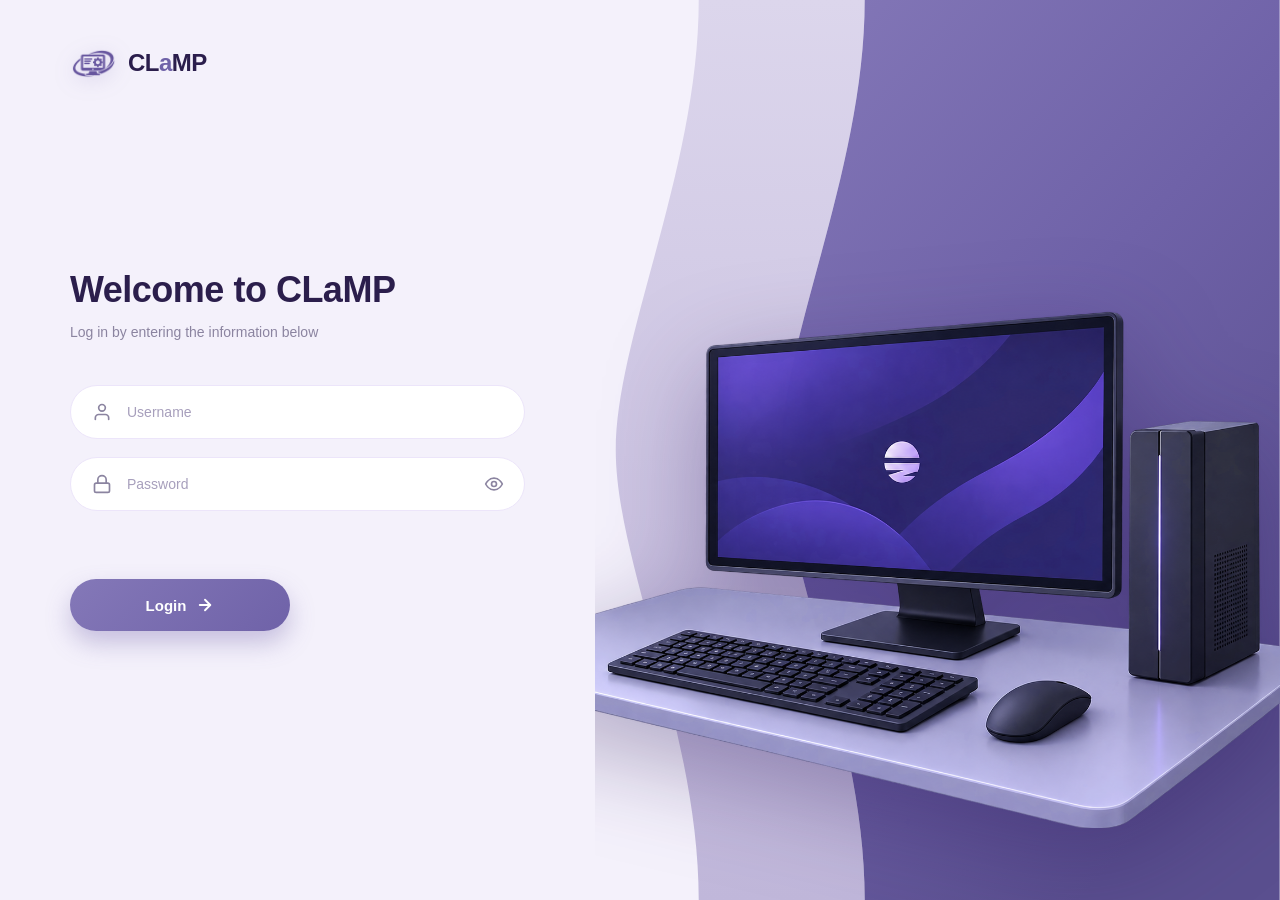
<file: templates/index.html>
<!DOCTYPE html>
<html>
<head>
    <title>CLaMP — Login</title>

    <style>

        * {
            box-sizing: border-box;
            margin: 0;
            padding: 0;
        }


        body {
            min-height: 100vh;
            margin: 0;
            padding: 0;

            background-color: #F4F1FB;

            font-family: 'Segoe UI', Tahoma, Geneva, Verdana, sans-serif;
        }


        .login-card {
            width: 100vw;
            height: 100vh;

            background-color: #F4F1FB;

            border-radius: 0;

            position: relative;
            overflow: hidden;

            display: grid;
            grid-template-columns: 1fr 1.15fr;

            box-shadow: none;
        }


        /* =========================
           BRAND
        ========================== */

        .brand {
            display: flex;
            align-items: center;
            gap: 12px;

            position: absolute;
            top: 40px;
            left: 70px;

            z-index: 10;
        }

        .brand-logo {
            width: 46px;
            height: 46px;

            object-fit: contain;

            filter: drop-shadow(0 4px 10px rgba(111, 98, 168, 0.25));
        }

        .brand-name {
            font-size: 24px;
            font-weight: 700;
            letter-spacing: -0.5px;

            color: #2B1E4C;
        }

        .brand-name .highlight {
            color: #6F62A8;
        }


        /* =========================
           LEFT SIDE
        ========================== */

        .login-left {
            padding: 75px 70px;

            display: flex;
            flex-direction: column;
            justify-content: center;

            position: relative;
            z-index: 5;
        }


        .login-left h1 {
            font-size: 36px;
            font-weight: 700;

            color: #2B1E4C;

            margin-bottom: 12px;
            line-height: 1.15;

            letter-spacing: -0.5px;
        }


        .login-left .subtitle {
            font-size: 14px;

            color: #8B84A0;

            margin-bottom: 42px;

            line-height: 1.5;
        }


        /* =========================
           INPUT GROUP
        ========================== */

        .input-group {
            position: relative;
            width: 100%;

            margin-bottom: 18px;
        }


        .input-icon {
            position: absolute;

            left: 22px;
            top: 50%;

            transform: translateY(-50%);

            width: 20px;
            height: 20px;

            color: #8B84A0;

            pointer-events: none;

            z-index: 2;
        }


        .input-group input {
            width: 100%;

            padding: 18px 22px 18px 56px;

            background-color: #FFFFFF;

            border: 1.5px solid #ECE5FA;

            border-radius: 50px;

            font-size: 14px;

            color: #2B1E4C;

            outline: none;

            transition:
                border-color 0.2s,
                box-shadow 0.2s,
                background-color 0.2s;
        }


        .input-group input::placeholder {
            color: #A79FBC;
        }


        .input-group input:focus {
            background-color: #FFFFFF;

            border-color: #6F62A8;

            box-shadow:
                0 0 0 4px rgba(111, 98, 168, 0.15);
        }


        /* PASSWORD TOGGLE */

        .toggle-password {
            position: absolute;

            right: 10px;
            top: 50%;

            transform: translateY(-50%);

            width: 42px;
            height: 42px;

            background: transparent;
            border: none;

            color: #8B84A0;

            cursor: pointer;

            display: flex;
            justify-content: center;
            align-items: center;

            border-radius: 50%;

            z-index: 2;

            transition: 0.2s;
        }


        .toggle-password:hover {
            color: #6F62A8;
            background-color: #F4F1FB;
        }


        .eye-icon {
            width: 20px;
            height: 20px;

            fill: none;
            stroke: currentColor;
            stroke-width: 2;    
            stroke-linecap: round;
            stroke-linejoin: round;
            transition: transform 0.2s ease, color 0.2s ease;
        }


        /* =========================
           ERROR / SUCCESS
        ========================== */

        .input-error {
            border-color: #ff3333 !important;
            background-color: #FFF5F5 !important;

            box-shadow:
                0 0 0 4px rgba(255, 51, 51, 0.10) !important;

            animation: shake 0.35s ease;
        }


        .input-valid {
            border-color: #00c853 !important;
            background-color: #F5FFF9 !important;

            box-shadow:
                0 0 0 4px rgba(0, 200, 83, 0.10) !important;
        }


        @keyframes shake {

            0%   { transform: translateX(0); }
            20%  { transform: translateX(-6px); }
            40%  { transform: translateX(6px); }
            60%  { transform: translateX(-6px); }
            80%  { transform: translateX(6px); }
            100% { transform: translateX(0); }
        }


        /* =========================
           LOGIN BUTTON
        ========================== */

        .login-button {
            width: 220px;

            padding: 17px 24px;

            margin-top: 16px;

            background: linear-gradient(135deg, #8478B8 0%, #6F62A8 100%);

            color: #FFFFFF;

            border: none;
            border-radius: 50px;

            font-size: 15px;
            font-weight: 600;

            cursor: pointer;

            display: flex;
            justify-content: center;
            align-items: center;
            gap: 10px;

            transition: 0.25s;

            box-shadow:
                0 12px 25px rgba(111, 98, 168, 0.35);
        }


        .login-button:hover {
            background: linear-gradient(135deg, #6F62A8 0%, #5A4F8F 100%);

            transform: translateY(-2px);

            box-shadow:
                0 16px 30px rgba(111, 98, 168, 0.45);
        }


        .login-button:active {
            transform: translateY(0);
        }


        .login-button svg {
            width: 18px;
            height: 18px;

            fill: none;
            stroke: currentColor;
            stroke-width: 2.5;
            stroke-linecap: round;
            stroke-linejoin: round;
        }


        /* =========================
           LOGIN MESSAGE
        ========================== */

        .login-message {
            margin-top: 16px;

            font-size: 13px;

            min-height: 18px;

            color: #ff3333;

            opacity: 0;

            transition: 0.2s;
        }


        .login-message.show {
            opacity: 1;
        }


        /* =========================
           RIGHT SIDE
        ========================== */

        .login-right {
            position: relative;

            overflow: hidden;
        }


        .login-right .curve-svg {
            position: absolute;

            top: 0;
            left: 0;

            width: 100%;
            height: 100%;

            z-index: 1;
        }


        .login-right .pc-image {
            position: absolute;

            right: -5%;
            bottom: 8%;

            width: 130%;
            max-width: 850px;

            z-index: 2;

            filter:
                drop-shadow(0 30px 50px rgba(40, 20, 90, 0.35));
        }


        /* =========================
           ENTRANCE ANIMATIONS
        ========================== */

        @keyframes slideInLeft {
            from {
                opacity: 0;
                transform: translateX(-30px);
            }
            to {
                opacity: 1;
                transform: translateX(0);
            }
        }

        @keyframes slideUp {
            from {
                opacity: 0;
                transform: translateY(20px);
            }
            to {
                opacity: 1;
                transform: translateY(0);
            }
        }

        @keyframes slideInRight {
            from {
                opacity: 0;
                transform: translateX(60px);
            }
            to {
                opacity: 1;
                transform: translateX(0);
            }
        }

        @keyframes fadeIn {
            from { opacity: 0; }
            to   { opacity: 1; }
        }

        @keyframes fadeUpPC {
            from {
                opacity: 0;
                transform: translateY(40px);
            }
            to {
                opacity: 1;
                transform: translateY(0);
            }
        }

        /* --- Apply animations --- */

        .brand {
            animation: slideInLeft 0.6s cubic-bezier(0.22, 1, 0.36, 1) 0.05s both;
        }

        .login-left h1 {
            animation: slideUp 0.65s cubic-bezier(0.22, 1, 0.36, 1) 0.15s both;
        }

        .login-left .subtitle {
            animation: slideUp 0.65s cubic-bezier(0.22, 1, 0.36, 1) 0.25s both;
        }

        .login-left .input-username {
            animation: slideUp 0.65s cubic-bezier(0.22, 1, 0.36, 1) 0.35s both;
        }

        .login-left .input-password {
            animation: slideUp 0.65s cubic-bezier(0.22, 1, 0.36, 1) 0.45s both;
        }

        .login-left .input-password .toggle-password {
            animation: fadeIn 0.5s ease 0.7s both;
        }

        .login-left .login-message {
            animation: fadeIn 0.5s ease 0.55s both;
        }

        .login-left .login-button {
            animation: slideUp 0.65s cubic-bezier(0.22, 1, 0.36, 1) 0.6s both;
        }

        .login-right {
            animation: slideInRight 0.9s cubic-bezier(0.22, 1, 0.36, 1) 0.1s both;
        }

        .login-right .pc-image {
            animation: fadeUpPC 1s cubic-bezier(0.22, 1, 0.36, 1) 0.35s both;
        }


        /* =========================
           RESPONSIVE
        ========================== */

        @media (max-width: 950px) {

            .login-card {
                grid-template-columns: 1fr;
            }


            .login-right {
                display: none;
            }


            .login-left {
                padding: 55px 40px;
            }

            .brand {
                top: 25px;
                left: 30px;
            }

        }


        @media (max-width: 500px) {

            .login-left { padding: 40px 25px; }

            .login-left h1 { font-size: 26px; }

            .login-button { width: 100%; }

            .brand-logo { width: 38px; height: 38px; }

            .brand-name { font-size: 20px; }

        }

    </style>
</head>


<body>


    <div class="login-card">


        <div class="login-left">

            <!-- BRAND -->

            <div class="brand">

                <img
                    src="/static/clamp-logo.png"
                    alt="CLaMP"
                    class="brand-logo"
                >

                <span class="brand-name">
                    CL<span class="highlight">a</span>MP
                </span>

            </div>


            <h1>
                Welcome to CLaMP
            </h1>

            <p class="subtitle">
                Log in by entering the information below
            </p>


            <!-- USERNAME -->

            <div class="input-group input-username">

                <svg
                    class="input-icon"
                    viewBox="0 0 24 24"
                    fill="none"
                    stroke="currentColor"
                    stroke-width="2"
                    stroke-linecap="round"
                    stroke-linejoin="round"
                >
                    <path d="M20 21v-2a4 4 0 0 0-4-4H8a4 4 0 0 0-4 4v2"></path>
                    <circle cx="12" cy="7" r="4"></circle>
                </svg>


                <input
                    type="text"
                    id="username"
                    placeholder="Username"
                >

            </div>


            <!-- PASSWORD -->

            <div class="input-group input-password">

                <svg
                    class="input-icon"
                    viewBox="0 0 24 24"
                    fill="none"
                    stroke="currentColor"
                    stroke-width="2"
                    stroke-linecap="round"
                    stroke-linejoin="round"
                >
                    <rect x="3" y="11" width="18" height="11" rx="2" ry="2"></rect>
                    <path d="M7 11V7a5 5 0 0 1 10 0v4"></path>
                </svg>


                <input
                    type="password"
                    id="password"
                    placeholder="Password"
                >


                <button
                    type="button"
                    class="toggle-password"
                    id="togglePassword"
                    aria-label="Show password"
                >

                    <svg
                        class="eye-icon"
                        id="eyeIcon"
                        viewBox="0 0 24 24"
                    >
                        <!-- OPEN EYE (Default) -->
                        <g id="eyeOpen">
                            <path d="M2 12s3.5-7 10-7 10 7 10 7-3.5 7-10 7S2 12 2 12z"></path>
                            <circle cx="12" cy="12" r="3"></circle>
                        </g>
                        
                        <!-- CLOSED EYE (Hidden by default) -->
                        <g id="eyeClosed" style="display: none;">
                            <path d="M17.94 17.94A10.07 10.07 0 0 1 12 20c-7 0-11-8-11-8a18.45 18.45 0 0 1 5.06-5.94M9.9 4.24A9.12 9.12 0 0 1 12 4c7 0 11 8 11 8a18.5 18.5 0 0 1-2.16 3.19m-6.72-1.07a3 3 0 1 1-4.24-4.24"></path>
                            <line x1="1" y1="1" x2="23" y2="23"></line>
                        </g>
                    </svg>

                </button>

            </div>


            <div
                id="loginMessage"
                class="login-message"
            >
            </div>


            <button
                class="login-button"
                onclick="loginUser()"
            >

                Login

                <svg viewBox="0 0 24 24">
                    <line x1="5" y1="12" x2="19" y2="12"></line>
                    <polyline points="12 5 19 12 12 19"></polyline>
                </svg>

            </button>

        </div>


        <div class="login-right">

            <svg
                class="curve-svg"
                viewBox="0 0 660 640"
                preserveAspectRatio="none"
                xmlns="http://www.w3.org/2000/svg"
            >

                <defs>

                    <linearGradient
                        id="purpleGrad"
                        x1="0%"
                        y1="0%"
                        x2="60%"
                        y2="100%"
                    >

                        <stop offset="0%"   stop-color="#8478B8" />
                        <stop offset="50%"  stop-color="#6F62A8" />
                        <stop offset="100%" stop-color="#5A4F8F" />

                    </linearGradient>


                    <linearGradient
                        id="lavenderGrad"
                        x1="0%"
                        y1="0%"
                        x2="0%"
                        y2="100%"
                    >

                        <stop offset="0%"   stop-color="#DCD6EC" />
                        <stop offset="50%"  stop-color="#CEC6E3" />
                        <stop offset="100%" stop-color="#C0B7DA" />

                    </linearGradient>

                </defs>


                <path
                    d="M 100,0
                       C 100,120 20,240 20,320
                       C 20,400 100,520 100,640
                       L 260,640
                       C 260,520 180,400 180,320
                       C 180,240 260,120 260,0
                       Z"
                    fill="url(#lavenderGrad)"
                />


                <path
                    d="M 260,0
                       C 260,120 180,240 180,320
                       C 180,400 260,520 260,640
                       L 660,640
                       L 660,0
                       Z"
                    fill="url(#purpleGrad)"
                />

            </svg>


            <img
                src="/static/pc-setup.png"
                alt=""
                class="pc-image"
            >

        </div>


    </div>



    <script>

        const username = document.getElementById("username");
        const password = document.getElementById("password");
        const loginMessage = document.getElementById("loginMessage");
        const togglePassword = document.getElementById("togglePassword");


        const eyeOpen = document.getElementById("eyeOpen");
        const eyeClosed = document.getElementById("eyeClosed");

        togglePassword.addEventListener("click", function () {

            if (password.type === "password") {

                /* SHOW PASSWORD */
                password.type = "text";
                togglePassword.setAttribute("aria-label", "Hide password");

                /* Swap Icons */
                eyeOpen.style.display = "none";
                eyeClosed.style.display = "block";

            } else {

                /* HIDE PASSWORD */
                password.type = "password";
                togglePassword.setAttribute("aria-label", "Show password");

                /* Swap Icons */
                eyeOpen.style.display = "block";
                eyeClosed.style.display = "none";

            }

        });


        username.addEventListener("input", function () {

            if (username.value.trim() !== "") {

                username.classList.remove("input-error");
                username.classList.remove("input-valid");

            } else {

                username.classList.remove("input-valid");

            }

            loginMessage.classList.remove("show");

        });


        password.addEventListener("input", function () {

            if (password.value !== "") {

                password.classList.remove("input-error");
                password.classList.remove("input-valid");

            } else {

                password.classList.remove("input-valid");

            }

            loginMessage.classList.remove("show");

        });


        async function loginUser() {

            let valid = true;


            if (username.value.trim() === "") {

                username.classList.remove("input-valid");
                username.classList.add("input-error");

                valid = false;

            } else {

                username.classList.remove("input-error");
                username.classList.remove("input-valid");

            }


            if (password.value === "") {

                password.classList.remove("input-valid");
                password.classList.add("input-error");

                valid = false;

            } else {

                password.classList.remove("input-error");
                password.classList.remove("input-valid");

            }


            if (!valid) {

                loginMessage.innerText = "Please fill in all fields.";
                loginMessage.classList.add("show");

                return;

            }


            try {

                const response = await fetch("/login", {

                    method: "POST",

                    headers: { "Content-Type": "application/json" },

                    body: JSON.stringify({
                        username: username.value.trim(),
                        password: password.value
                    })

                });


                const result = await response.json();


                if (result.success) {

                    username.classList.remove("input-error");
                    username.classList.add("input-valid");

                    password.classList.remove("input-error");
                    password.classList.add("input-valid");

                    window.location.href = "/dashboard";

                } else {

                    username.classList.remove("input-valid");
                    username.classList.add("input-error");

                    password.classList.remove("input-valid");
                    password.classList.add("input-error");

                    loginMessage.innerText = "Invalid username or password.";
                    loginMessage.classList.add("show");

                }

            }

            catch (error) {

                console.error(error);

                username.classList.remove("input-valid");
                password.classList.remove("input-valid");

                username.classList.add("input-error");
                password.classList.add("input-error");

                loginMessage.innerText = "Something went wrong. Please try again.";
                loginMessage.classList.add("show");

            }

        }

    </script>

</body>
</html>
</file>
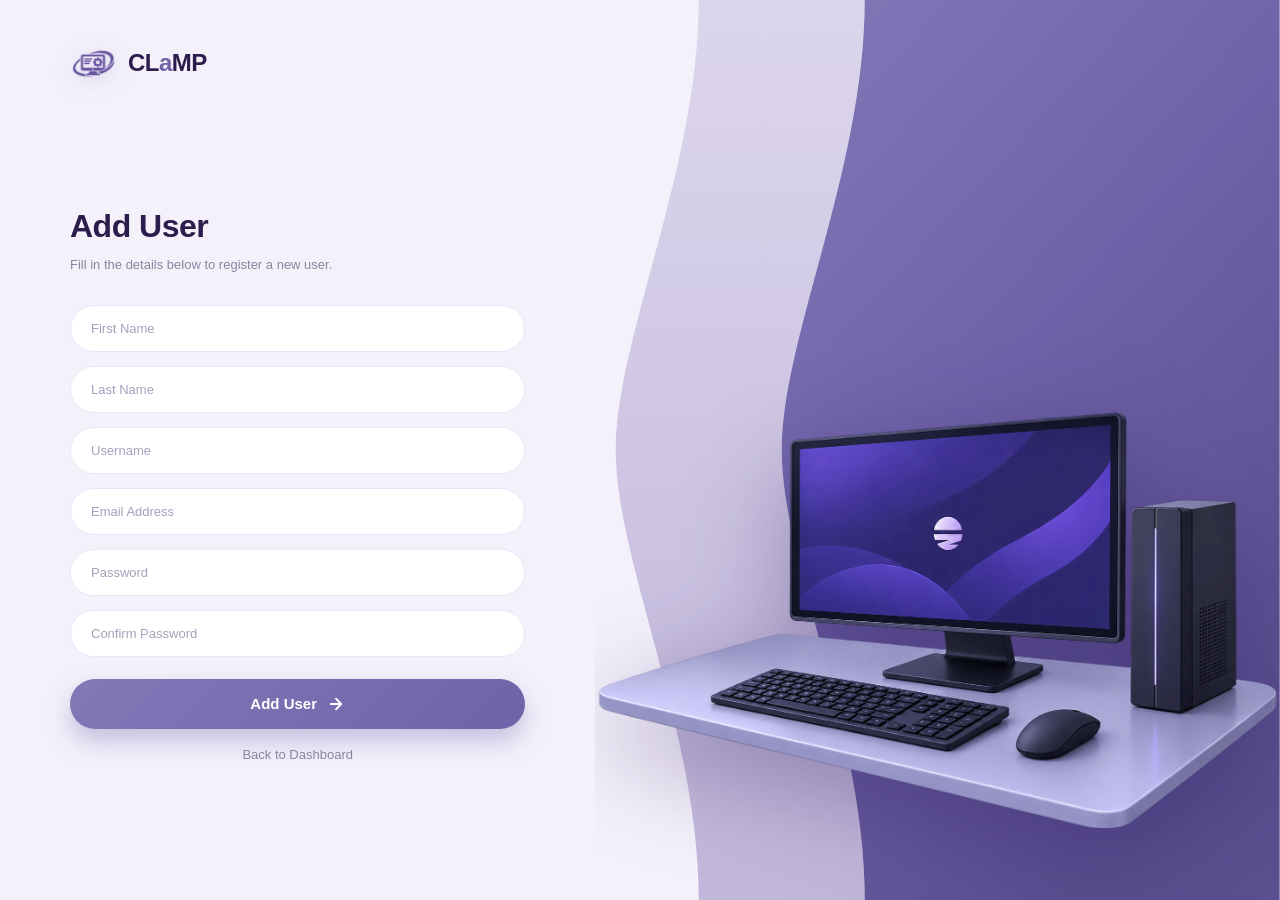
<file: templates/create.html>
<!DOCTYPE html>
<html>
<head>
    <title>CLaMP — Create Account</title>

    <style>

        * {
            box-sizing: border-box;
            margin: 0;
            padding: 0;
        }


        body {
            min-height: 100vh;
            margin: 0;
            padding: 0;

            background-color: #F4F1FB;

            font-family: 'Segoe UI', Tahoma, Geneva, Verdana, sans-serif;
        }


        .create-card {
            width: 100vw;
            height: 100vh;

            background-color: #F4F1FB;

            position: relative;
            overflow: hidden;

            display: grid;
            grid-template-columns: 1fr 1.15fr;

            box-shadow: none;
        }


        /* =========================
           BRAND
        ========================== */

        .brand {
            display: flex;
            align-items: center;
            gap: 12px;

            position: absolute;
            top: 40px;
            left: 70px;

            z-index: 10;
        }

        .brand-logo {
            width: 46px;
            height: 46px;

            object-fit: contain;

            filter: drop-shadow(0 4px 10px rgba(111, 98, 168, 0.25));
        }

        .brand-name {
            font-size: 24px;
            font-weight: 700;
            letter-spacing: -0.5px;

            color: #2B1E4C;
        }

        .brand-name .highlight {
            color: #6F62A8;
        }


        /* =========================
           LEFT SIDE — FORM
        ========================== */

        .create-left {
            padding: 130px 70px 60px;

            display: flex;
            flex-direction: column;
            justify-content: center;

            position: relative;
            z-index: 5;

            overflow-y: auto;

            scrollbar-width: none;
            -ms-overflow-style: none;
        }

        .create-left::-webkit-scrollbar {
            display: none;
        }


        .create-left h1 {
            font-size: 32px;
            font-weight: 700;

            color: #2B1E4C;

            margin-bottom: 10px;
            line-height: 1.15;

            letter-spacing: -0.5px;
        }


        .create-left .subtitle {
            font-size: 13px;

            color: #8B84A0;

            margin-bottom: 30px;

            line-height: 1.5;
        }


        /* =========================
           INPUT GROUP
        ========================== */

        .input-group {
            position: relative;
            width: 100%;

            margin-bottom: 14px;
        }


        .input-group input {
            width: 100%;

            padding: 15px 20px;

            background-color: #FFFFFF;

            border: 1.5px solid #ECE5FA;

            border-radius: 50px;

            font-size: 13px;

            color: #2B1E4C;

            outline: none;

            transition:
                border-color 0.2s,
                box-shadow 0.2s,
                background-color 0.2s;
        }


        .input-group input::placeholder {
            color: #A79FBC;
        }


        .input-group input:focus {
            border-color: #6F62A8;

            box-shadow:
                0 0 0 4px rgba(111, 98, 168, 0.15);
        }


        /* =========================
           INPUT STATES
        ========================== */

        .input-valid {
            border-color: #00c853 !important;
            background-color: #F5FFF9 !important;

            box-shadow:
                0 0 0 4px rgba(0, 200, 83, 0.10) !important;
        }


        .input-error {
            border-color: #ff3333 !important;
            background-color: #FFF5F5 !important;

            box-shadow:
                0 0 0 4px rgba(255, 51, 51, 0.10) !important;

            animation: shake 0.35s ease;
        }


        @keyframes shake {
            0%   { transform: translateX(0); }
            20%  { transform: translateX(-6px); }
            40%  { transform: translateX(6px); }
            60%  { transform: translateX(-6px); }
            80%  { transform: translateX(6px); }
            100% { transform: translateX(0); }
        }


        /* =========================
           PASSWORD REQUIREMENTS
        ========================== */

        .requirements {
            width: 100%;

            margin-top: 4px;
            margin-bottom: 14px;

            padding-left: 20px;

            font-size: 12px;

            display: none;
        }


        .requirements.show {
            display: block;
        }


        .requirement {
            margin: 4px 0;

            transition: 0.3s;
        }


        .requirement.invalid {
            color: #ff3333;
        }


        .requirement.valid {
            color: #00aa44;
        }


        /* =========================
           CREATE BUTTON
        ========================== */

        .create-button {
            width: 100%;

            padding: 16px;

            margin-top: 8px;

            background: linear-gradient(135deg, #8478B8 0%, #6F62A8 100%);

            color: #FFFFFF;

            border: none;
            border-radius: 50px;

            font-size: 15px;
            font-weight: 600;

            cursor: pointer;

            display: flex;
            justify-content: center;
            align-items: center;
            gap: 10px;

            transition: 0.25s;

            box-shadow:
                0 12px 25px rgba(111, 98, 168, 0.35);
        }


        .create-button:hover {
            background: linear-gradient(135deg, #6F62A8 0%, #5A4F8F 100%);

            transform: translateY(-2px);

            box-shadow:
                0 16px 30px rgba(111, 98, 168, 0.45);
        }


        .create-button:active {
            transform: translateY(0);
        }


        .create-button svg {
            width: 18px;
            height: 18px;

            fill: none;
            stroke: currentColor;
            stroke-width: 2.5;
            stroke-linecap: round;
            stroke-linejoin: round;
        }


        /* =========================
           BACK LINK
        ========================== */

        .back-button {
            display: block;

            text-align: center;

            margin-top: 18px;

            color: #8B84A0;

            text-decoration: none;

            font-size: 13px;

            transition: 0.2s;
        }


        .back-button:hover {
            color: #6F62A8;
        }


        /* =========================
           RIGHT SIDE — SVG + PC
        ========================== */

        .create-right {
            position: relative;

            overflow: hidden;
        }


        .create-right .curve-svg {
            position: absolute;

            top: 0;
            left: 0;

            width: 100%;
            height: 100%;

            z-index: 1;
        }


        .create-right .pc-image {
            position: absolute;

            right: 0%;
            bottom: 8%;

            width: 100%;
            max-width: 720px;

            z-index: 2;

            filter:
                drop-shadow(0 30px 50px rgba(40, 20, 90, 0.35));
        }


        /* =========================
           SUCCESS POPUP
        ========================== */

        .success-popup {
            position: fixed;

            top: 50%;
            left: 50%;

            transform: translate(-50%, -50%) scale(0.7);

            background: #FFFFFF;

            border: 2px solid #6F62A8;

            border-radius: 20px;

            width: 340px;

            padding: 32px;

            text-align: center;

            color: #2B1E4C;

            box-shadow:
                0 0 20px rgba(111, 98, 168, 0.5),
                0 0 50px rgba(111, 98, 168, 0.25);

            opacity: 0;

            visibility: hidden;

            z-index: 9999;
        }


        .success-popup.show {
            visibility: visible;

            animation:
                popupShow 0.5s ease forwards;
        }


        .success-icon {
            width: 70px;
            height: 70px;

            margin: 0 auto 15px;

            display: flex;
            justify-content: center;
            align-items: center;

            border: 3px solid #6F62A8;
            border-radius: 50%;

            color: #6F62A8;

            font-size: 40px;
            font-weight: bold;

            box-shadow:
                0 0 15px rgba(111, 98, 168, 0.5),
                inset 0 0 10px rgba(111, 98, 168, 0.15);
        }


        .success-popup h2 {
            margin: 5px 0;

            color: #6F62A8;
        }


        .success-popup p {
            margin-top: 10px;

            color: #777080;

            font-size: 13px;
        }


        @keyframes popupShow {
            0% {
                opacity: 0;
                transform: translate(-50%, -50%) scale(0.6);
            }
            70% {
                opacity: 1;
                transform: translate(-50%, -50%) scale(1.05);
            }
            100% {
                opacity: 1;
                transform: translate(-50%, -50%) scale(1);
            }
        }


        /* =========================
           ENTRANCE ANIMATIONS
        ========================== */

        @keyframes slideInLeft {
            from {
                opacity: 0;
                transform: translateX(-30px);
            }
            to {
                opacity: 1;
                transform: translateX(0);
            }
        }

        @keyframes slideUp {
            from {
                opacity: 0;
                transform: translateY(20px);
            }
            to {
                opacity: 1;
                transform: translateY(0);
            }
        }

        @keyframes slideInRight {
            from {
                opacity: 0;
                transform: translateX(60px);
            }
            to {
                opacity: 1;
                transform: translateX(0);
            }
        }

        @keyframes fadeUpPC {
            from {
                opacity: 0;
                transform: translateY(40px);
            }
            to {
                opacity: 1;
                transform: translateY(0);
            }
        }


        /* --- Apply animations --- */

        .brand {
            animation: slideInLeft 0.6s cubic-bezier(0.22, 1, 0.36, 1) 0.05s both;
        }

        .create-left h1 {
            animation: slideUp 0.65s cubic-bezier(0.22, 1, 0.36, 1) 0.15s both;
        }

        .create-left .subtitle {
            animation: slideUp 0.65s cubic-bezier(0.22, 1, 0.36, 1) 0.22s both;
        }

        .create-left .input-firstname {
            animation: slideUp 0.6s cubic-bezier(0.22, 1, 0.36, 1) 0.30s both;
        }

        .create-left .input-lastname {
            animation: slideUp 0.6s cubic-bezier(0.22, 1, 0.36, 1) 0.37s both;
        }

        .create-left .input-username {
            animation: slideUp 0.6s cubic-bezier(0.22, 1, 0.36, 1) 0.44s both;
        }

        .create-left .input-email {
            animation: slideUp 0.6s cubic-bezier(0.22, 1, 0.36, 1) 0.51s both;
        }

        .create-left .input-password {
            animation: slideUp 0.6s cubic-bezier(0.22, 1, 0.36, 1) 0.58s both;
        }

        .create-left .requirements {
            animation: slideUp 0.5s cubic-bezier(0.22, 1, 0.36, 1) 0.62s both;
        }

        .create-left .input-confirm {
            animation: slideUp 0.6s cubic-bezier(0.22, 1, 0.36, 1) 0.68s both;
        }

        .create-left .create-button {
            animation: slideUp 0.65s cubic-bezier(0.22, 1, 0.36, 1) 0.78s both;
        }

        .create-left .back-button {
            animation: slideUp 0.55s cubic-bezier(0.22, 1, 0.36, 1) 0.88s both;
        }

        .create-right {
            animation: slideInRight 0.9s cubic-bezier(0.22, 1, 0.36, 1) 0.1s both;
        }

        .create-right .pc-image {
            animation: fadeUpPC 1s cubic-bezier(0.22, 1, 0.36, 1) 0.35s both;
        }


        /* =========================
           RESPONSIVE
        ========================== */

        @media (max-width: 950px) {

            .create-card {
                grid-template-columns: 1fr;
            }


            .create-right {
                display: none;
            }


            .create-left {
                padding: 110px 40px 50px;
            }

            .brand {
                top: 25px;
                left: 30px;
            }

        }


        @media (max-width: 500px) {

            .create-left {
                padding: 100px 25px 40px;
            }

            .create-left h1 {
                font-size: 24px;
            }

            .brand-logo { width: 38px; height: 38px; }

            .brand-name { font-size: 20px; }

        }

    </style>
</head>


<body>


    <div class="create-card">


        <!-- =========================
             LEFT — FORM
        ========================== -->

        <div class="create-left">

            <!-- BRAND -->

            <div class="brand">

                <img
                    src="/static/clamp-logo.png"
                    alt="CLaMP"
                    class="brand-logo"
                >

                <span class="brand-name">
                    CL<span class="highlight">a</span>MP
                </span>

            </div>


            <h1>
                Add User
            </h1>

            <p class="subtitle">
                Fill in the details below to register a new user.
            </p>


            <div class="input-group input-firstname">
                <input
                    type="text"
                    id="firstname"
                    placeholder="First Name"
                >
            </div>


            <div class="input-group input-lastname">
                <input
                    type="text"
                    id="lastname"
                    placeholder="Last Name"
                >
            </div>


            <div class="input-group input-username">
                <input
                    type="text"
                    id="username"
                    placeholder="Username"
                >
            </div>


            <div class="input-group input-email">
                <input
                    type="email"
                    id="email"
                    placeholder="Email Address"
                >
            </div>


            <div class="input-group input-password">
                <input
                    type="password"
                    id="password"
                    placeholder="Password"
                >
            </div>


            <!-- PASSWORD REQUIREMENTS -->

            <div
                id="passwordRequirements"
                class="requirements"
            >

                <div
                    id="lengthRequirement"
                    class="requirement invalid"
                >
                    ✖ At least 8 characters
                </div>

                <div
                    id="specialRequirement"
                    class="requirement invalid"
                >
                    ✖ At least 1 special character (/ _ !)
                </div>

            </div>


            <div class="input-group input-confirm">
                <input
                    type="password"
                    id="confirmPassword"
                    placeholder="Confirm Password"
                >
            </div>


            <!-- CREATE BUTTON -->

            <button
                class="create-button"
                onclick="createAccount()"
            >

                Add User

                <svg viewBox="0 0 24 24">
                    <line x1="5" y1="12" x2="19" y2="12"></line>
                    <polyline points="12 5 19 12 12 19"></polyline>
                </svg>

            </button>


            <a
                href="/dashboard"
                class="back-button"
            >
                Back to Dashboard
            </a>

        </div>


        <!-- =========================
             RIGHT — SVG + PC IMAGE
        ========================== -->

        <div class="create-right">

            <svg
                class="curve-svg"
                viewBox="0 0 660 640"
                preserveAspectRatio="none"
                xmlns="http://www.w3.org/2000/svg"
            >

                <defs>

                    <linearGradient
                        id="purpleGrad"
                        x1="0%"
                        y1="0%"
                        x2="60%"
                        y2="100%"
                    >
                        <stop offset="0%"   stop-color="#8478B8" />
                        <stop offset="50%"  stop-color="#6F62A8" />
                        <stop offset="100%" stop-color="#5A4F8F" />
                    </linearGradient>

                    <linearGradient
                        id="lavenderGrad"
                        x1="0%"
                        y1="0%"
                        x2="0%"
                        y2="100%"
                    >
                        <stop offset="0%"   stop-color="#DCD6EC" />
                        <stop offset="50%"  stop-color="#CEC6E3" />
                        <stop offset="100%" stop-color="#C0B7DA" />
                    </linearGradient>

                </defs>


                <path
                    d="M 100,0
                       C 100,120 20,240 20,320
                       C 20,400 100,520 100,640
                       L 260,640
                       C 260,520 180,400 180,320
                       C 180,240 260,120 260,0
                       Z"
                    fill="url(#lavenderGrad)"
                />

                <path
                    d="M 260,0
                       C 260,120 180,240 180,320
                       C 180,400 260,520 260,640
                       L 660,640
                       L 660,0
                       Z"
                    fill="url(#purpleGrad)"
                />

            </svg>


            <img
                src="/static/pc-setup.png"
                alt=""
                class="pc-image"
            >

        </div>


    </div>



    <!-- ============================= -->
    <!-- SUCCESS POPUP -->
    <!-- ============================= -->

    <div
        id="successPopup"
        class="success-popup"
    >

        <div class="success-icon">
            ✓
        </div>

        <h2>
            Account Created!
        </h2>

        <p>
            Your account has been successfully created.
        </p>

    </div>



    <script>

        const firstname = document.getElementById("firstname");
        const lastname = document.getElementById("lastname");
        const username = document.getElementById("username");
        const email = document.getElementById("email");
        const password = document.getElementById("password");
        const confirmPassword = document.getElementById("confirmPassword");

        const passwordRequirements = document.getElementById("passwordRequirements");
        const lengthRequirement = document.getElementById("lengthRequirement");
        const specialRequirement = document.getElementById("specialRequirement");


        const savedFields = [
            "firstname",
            "lastname",
            "username",
            "email",
            "password",
            "confirmPassword"
        ];


        savedFields.forEach(function (fieldName) {

            const field = document.getElementById(fieldName);

            if (field) {

                field.addEventListener("input", function () {

                    sessionStorage.setItem(fieldName, field.value);

                });

            }

        });


        function restoreFormData() {

            savedFields.forEach(function (fieldName) {

                const field = document.getElementById(fieldName);
                const savedValue = sessionStorage.getItem(fieldName);

                if (field && savedValue !== null) {

                    field.value = savedValue;

                }

            });


            if (password.value !== "") {

                password.dispatchEvent(new Event("input"));

            }


            if (confirmPassword.value !== "") {

                checkConfirmPassword();

            }

        }


        window.addEventListener("pageshow", function () {

            restoreFormData();

        });


        password.addEventListener("input", function () {

            const value = password.value;


            if (value.length > 0) {

                passwordRequirements.classList.add("show");

            }

            else {

                passwordRequirements.classList.remove("show");

                password.classList.remove("input-valid");
                password.classList.remove("input-error");

            }


            const lengthValid = value.length >= 8;

            if (lengthValid) {

                lengthRequirement.classList.remove("invalid");
                lengthRequirement.classList.add("valid");
                lengthRequirement.innerHTML = "✔ At least 8 characters";

            }

            else {

                lengthRequirement.classList.remove("valid");
                lengthRequirement.classList.add("invalid");
                lengthRequirement.innerHTML = "✖ At least 8 characters";

            }


            const specialValid =
                value.includes("/") ||
                value.includes("_") ||
                value.includes("!");

            if (specialValid) {

                specialRequirement.classList.remove("invalid");
                specialRequirement.classList.add("valid");
                specialRequirement.innerHTML = "✔ At least 1 special character (/ _ !)";

            }

            else {

                specialRequirement.classList.remove("valid");
                specialRequirement.classList.add("invalid");
                specialRequirement.innerHTML = "✖ At least 1 special character (/ _ !)";

            }


            if (value.length > 0 && lengthValid && specialValid) {

                password.classList.remove("input-error");
                password.classList.add("input-valid");

            }

            else if (value.length > 0) {

                password.classList.remove("input-valid");
                password.classList.add("input-error");

            }


            checkConfirmPassword();

        });


        confirmPassword.addEventListener("input", function () {

            checkConfirmPassword();

        });


        function checkConfirmPassword() {

            const passwordValue = password.value;
            const confirmValue = confirmPassword.value;


            if (confirmValue === "") {

                confirmPassword.classList.remove("input-valid");
                confirmPassword.classList.remove("input-error");

                return;
            }


            if (passwordValue !== "" && confirmValue === passwordValue) {

                confirmPassword.classList.remove("input-error");
                confirmPassword.classList.add("input-valid");

            }

            else {

                confirmPassword.classList.remove("input-valid");
                confirmPassword.classList.add("input-error");

            }

        }


        function checkInput(input) {

            if (input.value.trim() !== "") {

                input.classList.remove("input-error");
                input.classList.add("input-valid");

                return true;

            }

            else {

                input.classList.remove("input-valid");
                input.classList.add("input-error");

                return false;
            }

        }


        async function createAccount() {

            let valid = true;


            if (!checkInput(firstname)) valid = false;
            if (!checkInput(lastname))  valid = false;
            if (!checkInput(username))  valid = false;
            if (!checkInput(email))     valid = false;


            const passwordValue = password.value;

            const passwordLengthValid = passwordValue.length >= 8;

            const passwordSpecialValid =
                passwordValue.includes("/") ||
                passwordValue.includes("_") ||
                passwordValue.includes("!");


            if (!passwordLengthValid || !passwordSpecialValid) {

                password.classList.remove("input-valid");
                password.classList.add("input-error");

                valid = false;

            }

            else {

                password.classList.remove("input-error");
                password.classList.add("input-valid");

            }


            if (confirmPassword.value === "" ||
                confirmPassword.value !== passwordValue) {

                confirmPassword.classList.remove("input-valid");
                confirmPassword.classList.add("input-error");

                valid = false;

            }

            else {

                confirmPassword.classList.remove("input-error");
                confirmPassword.classList.add("input-valid");

            }


            if (!valid) return;


            const accountData = {

                firstname: firstname.value.trim(),
                lastname:  lastname.value.trim(),
                username:  username.value.trim(),
                email:     email.value.trim(),
                password:  passwordValue

            };


            try {

                const response = await fetch(
                    "/create-account",
                    {
                        method: "POST",
                        headers: { "Content-Type": "application/json" },
                        body: JSON.stringify(accountData)
                    }
                );


                const result = await response.json();


                if (result.success) {

                    savedFields.forEach(function (fieldName) {

                        sessionStorage.removeItem(fieldName);

                    });


                    const popup = document.getElementById("successPopup");

                    popup.classList.add("show");


                    setTimeout(function () {

                        window.location.href = "/";

                    }, 1800);

                }

                else {

                    alert(result.message);

                }

            }

            catch (error) {

                console.error(error);

                alert("Something went wrong. Please try again.");

            }

        }

    </script>

</body>
</html>
</file>
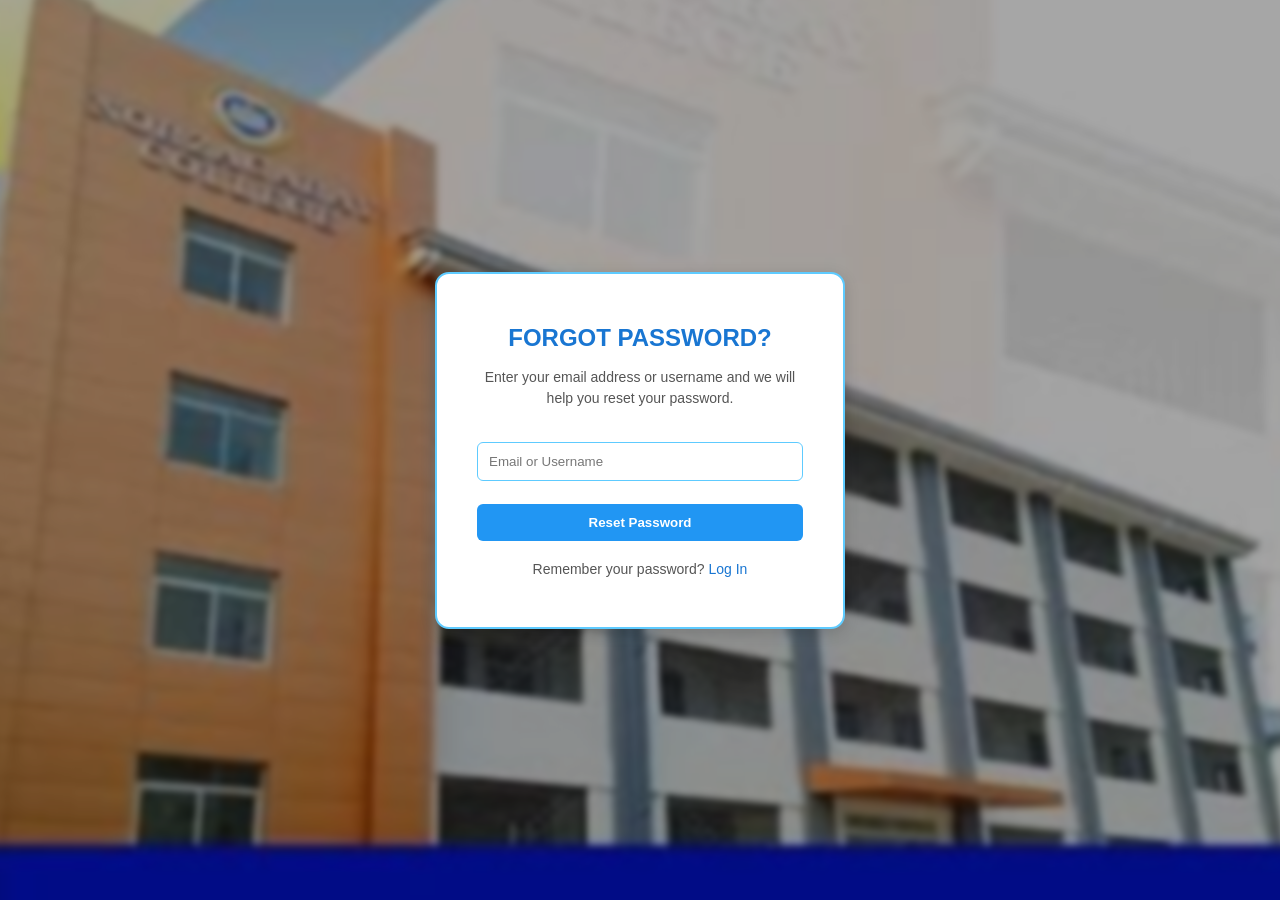
<file: templates/Forgot.html>
<!DOCTYPE html>
<html>
<head>
    <title>Forgot Password</title>

    <style>

        * {
            box-sizing: border-box;
        }


        body {

            margin: 0;

            min-height: 100vh;

            font-family: Arial, sans-serif;

            display: flex;

            justify-content: center;

            align-items: center;

            position: relative;

            overflow: hidden;
        }


        /* =========================
           BLURRED BACKGROUND
        ========================== */

        body::before {

            content: "";

            position: fixed;

            top: -10px;
            left: -10px;

            width: calc(100% + 20px);
            height: calc(100% + 20px);

            background-image: url("/static/images.jpg");

            background-size: cover;

            background-position: center;

            background-repeat: no-repeat;

            filter: blur(3px);

            z-index: 0;
        }


        /* =========================
           DARK OVERLAY
        ========================== */

        body::after {

            content: "";

            position: fixed;

            inset: 0;

            background: rgba(0, 0, 0, 0.35);

            z-index: 1;
        }


        /* =========================
           FORGOT PANEL
        ========================== */

        .forgot-panel {

            position: relative;

            z-index: 2;

            background-color: #ffffff;

            border: 2px solid #5ecbff;

            border-radius: 14px;

            padding: 50px 40px;
            width: 410px;

            box-shadow: 0 4px 15px rgba(0, 0, 0, 0.15);

            text-align: center;

            animation: boxAppear 0.7s ease-out;
        }


        /* =========================
           BOX ANIMATION
        ========================== */

        @keyframes boxAppear {

            0% {

                opacity: 0;

                transform:
                    translateY(25px)
                    scale(0.97);
            }

            100% {

                opacity: 1;

                transform:
                    translateY(0)
                    scale(1);
            }

        }


        /* =========================
           TITLE
        ========================== */

        .forgot-panel h2 {

            color: #1976d2;

            margin-top: 0;

            margin-bottom: 15px;
        }


        /* =========================
           DESCRIPTION
        ========================== */

        .forgot-panel p {

            color: #555555;

            font-size: 14px;

            line-height: 1.5;

            margin-bottom: 25px;
        }


        /* =========================
           INPUT
        ========================== */

        .forgot-panel input {

            width: 100%;

            padding: 11px;

            margin: 8px 0;

            background-color: #ffffff;

            color: #222222;

            border: 1px solid #5ecbff;

            border-radius: 6px;

            outline: none;

            transition:
                border-color 0.3s ease,
                box-shadow 0.3s ease,
                transform 0.2s ease;
        }


        .forgot-panel input:focus {

            border-color: #2196f3;

            box-shadow:
                0 0 6px rgba(94, 203, 255, 0.8),
                0 0 12px rgba(94, 203, 255, 0.4);

            transform: scale(1.005);
        }


        .forgot-panel input::placeholder {

            color: #777777;
        }


        /* =========================
           RESET BUTTON
        ========================== */

        .reset-button {

            width: 100%;

            padding: 11px;

            margin-top: 15px;

            background-color: #2196f3;

            color: #ffffff;

            border: none;

            border-radius: 6px;

            font-weight: bold;

            cursor: pointer;

            transition: 0.2s;
        }


        .reset-button:hover {

            background-color: #1976d2;

            box-shadow:
                0 0 8px rgba(94, 203, 255, 0.8),
                0 0 18px rgba(94, 203, 255, 0.5);

            transform: translateY(-1px);
        }


        /* =========================
           BACK TO LOGIN
        ========================== */

        .back-login {

            margin-top: 20px;

            font-size: 14px;

            color: #555555;
        }


        .back-login a {

            color: #1976d2;

            text-decoration: none;
        }


        .back-login a:hover {

            color: #2196f3;

            text-decoration: underline;
        }

    </style>
</head>


<body>


    <div class="forgot-panel">

        <h2>FORGOT PASSWORD?</h2>


        <p>
            Enter your email address or username
            and we will help you reset your password.
        </p>


        <input
            type="text"
            placeholder="Email or Username"
        >


        <button class="reset-button">
            Reset Password
        </button>


        <div class="back-login">

            Remember your password?

            <a href="/">
                Log In
            </a>

        </div>

    </div>


</body>
</html>
</file>
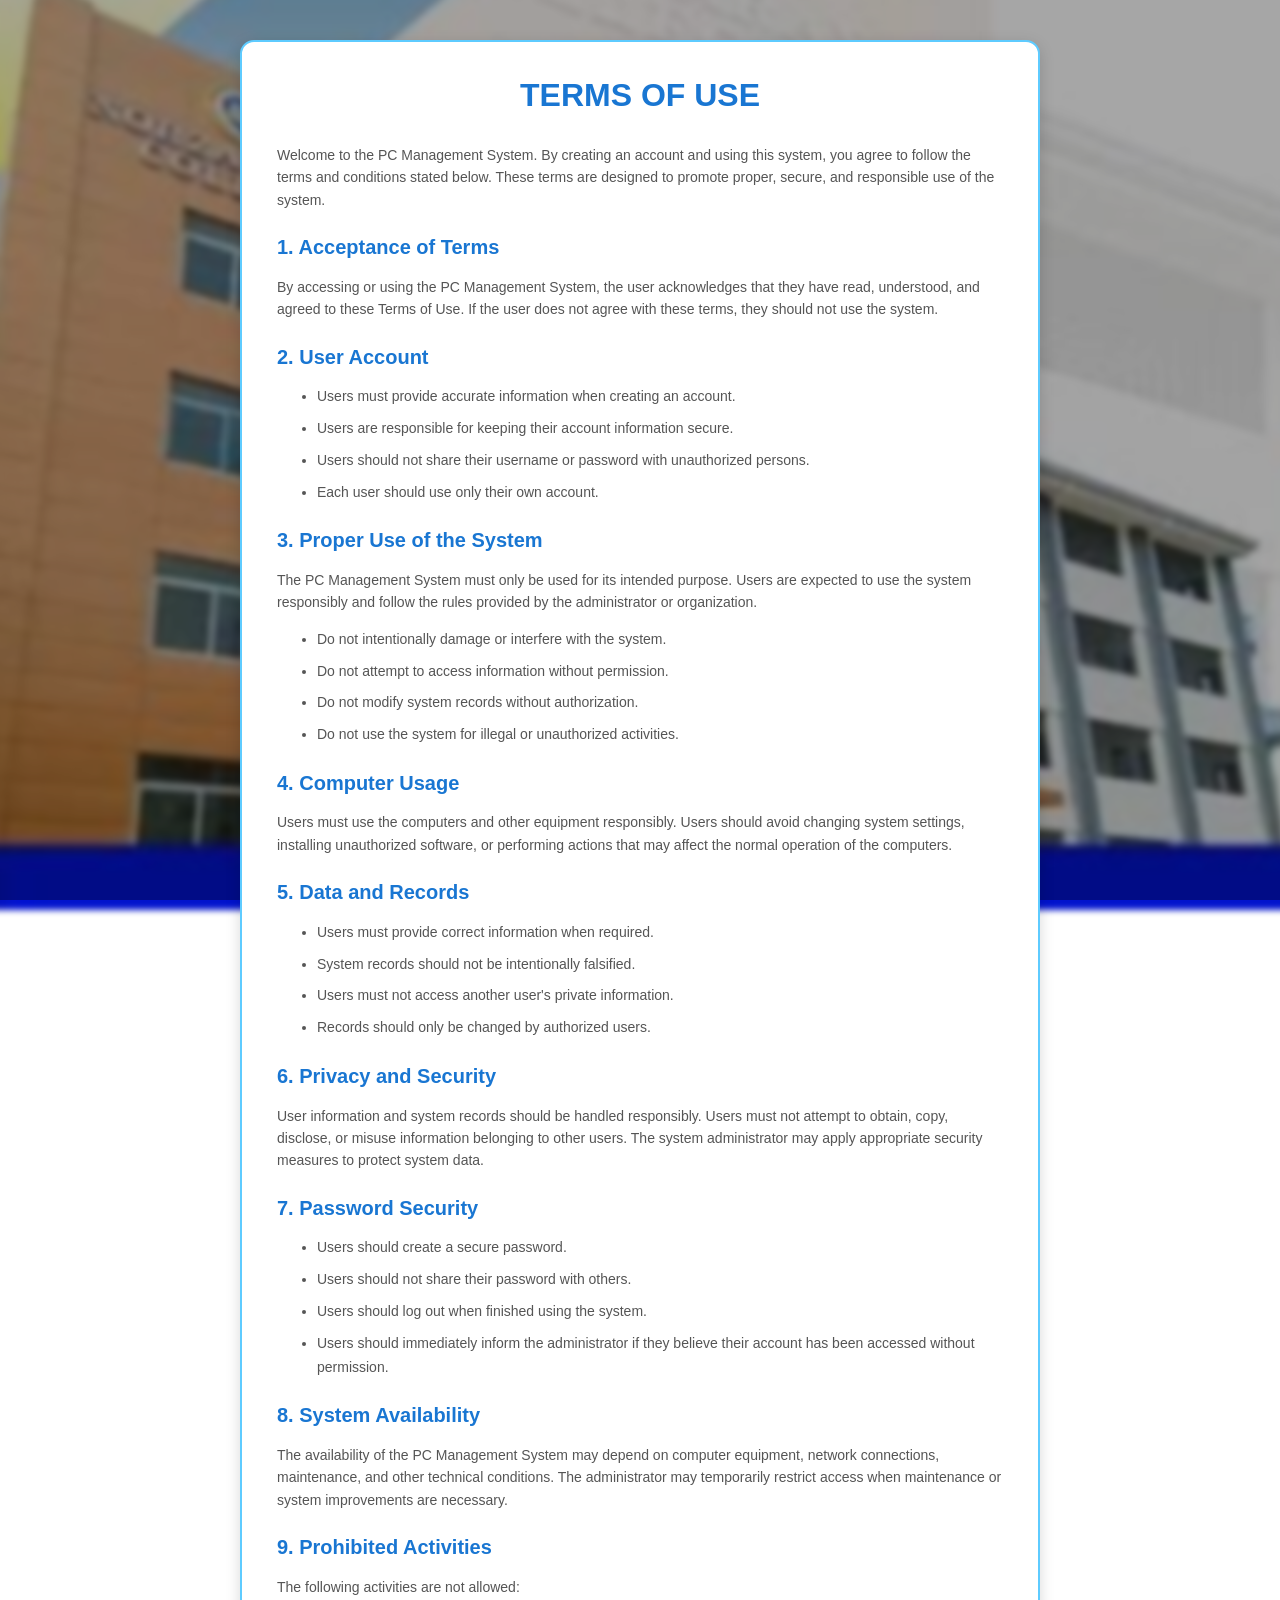
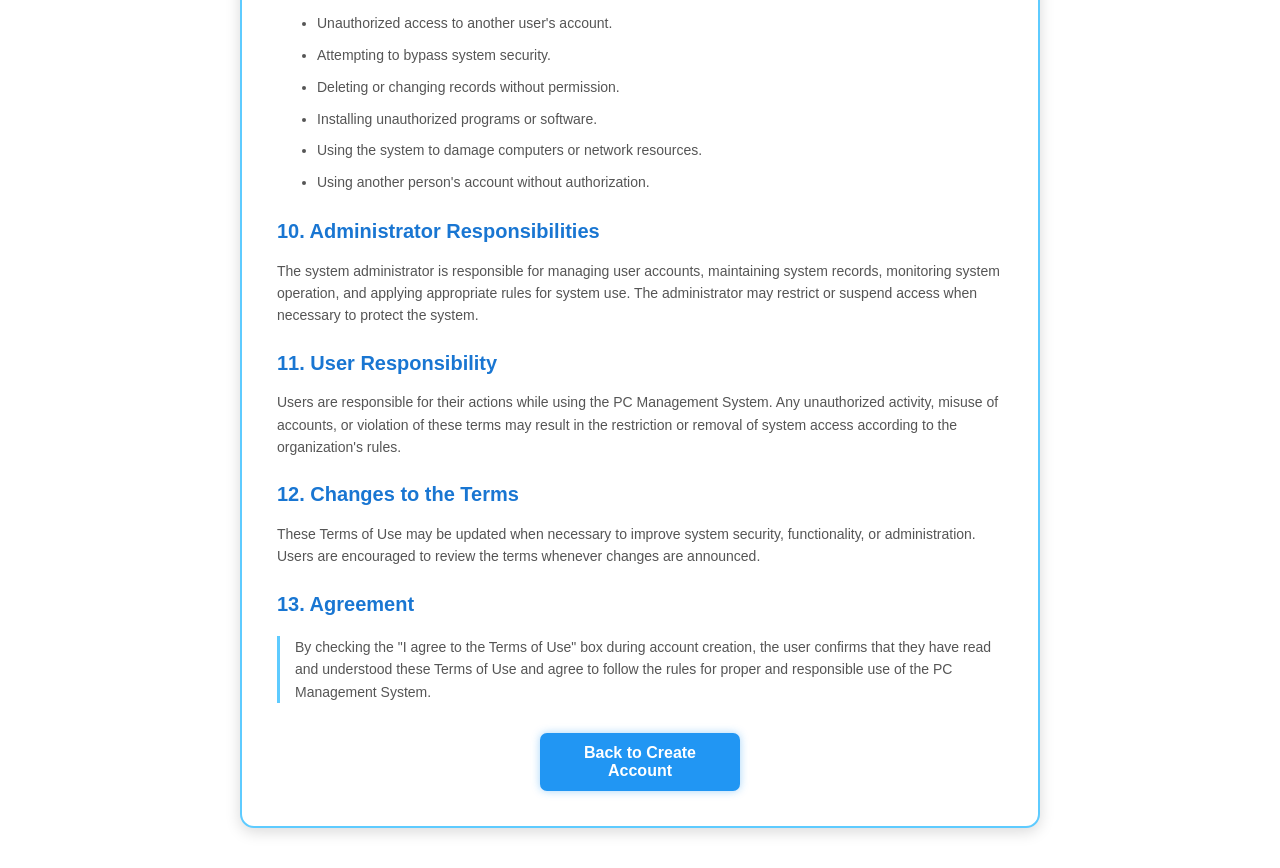
<file: templates/terms.html>
<!DOCTYPE html>
<html>

<head>
    <title>Terms of Use</title>

    <style>

        * {
            box-sizing: border-box;
        }

        body {
            margin: 0;
            padding: 40px 20px;
            font-family: Arial, sans-serif;
            color: #333333;
            min-height: 100vh;
            position: relative;
        }

        /* BLURRED BACKGROUND */
        body::before {
            content: "";
            position: fixed;
            top: -10px;
            left: -10px;
            width: calc(100% + 20px);
            height: calc(100% + 20px);

            background-image: url("/static/images.jpg");
            background-size: cover;
            background-position: center;
            background-repeat: no-repeat;

            filter: blur(3px);

            z-index: 0;
        }

        /* DARK OVERLAY */
        body::after {
            content: "";
            position: fixed;
            inset: 0;

            background: rgba(0, 0, 0, 0.35);

            z-index: 1;
        }

        /* TERMS BOX */
        .terms-panel {
            position: relative;
            z-index: 2;

            max-width: 800px;
            margin: auto;

            background-color: #ffffff;

            border: 2px solid #5ecbff;
            border-radius: 14px;

            padding: 35px;

            /* NO BLUE GLOW */
            box-shadow: 0 4px 15px rgba(0, 0, 0, 0.15);

            animation: boxAppear 0.7s ease-out;
        }

        /* PANEL ANIMATION */
        @keyframes boxAppear {
            from {
                opacity: 0;
                transform: translateY(20px);
            }

            to {
                opacity: 1;
                transform: translateY(0);
            }
        }

        /* MAIN TITLE */
        h1 {
            text-align: center;
            color: #1976d2;
            margin-top: 0;
            margin-bottom: 30px;
        }

        /* SECTION HEADINGS */
        h2 {
            color: #1976d2;
            margin-top: 25px;
            font-size: 20px;
        }

        /* PARAGRAPHS */
        p {
            color: #555555;
            line-height: 1.6;
            font-size: 14px;
        }

        /* LISTS */
        ul {
            color: #555555;
            line-height: 1.7;
            font-size: 14px;
        }

        li {
            margin-bottom: 8px;
        }

        /* AGREEMENT NOTICE */
        .notice {
            border-left: 3px solid #5ecbff;
            padding-left: 15px;
            margin-top: 20px;
        }

        /* BACK BUTTON */
        .back-button {
            display: block;

            width: 200px;

            margin: 30px auto 0;

            padding: 11px;

            text-align: center;

            background-color: #2196f3;
            color: #ffffff;

            text-decoration: none;

            border-radius: 7px;

            font-weight: bold;

            transition: 0.3s;

            box-shadow: 0 0 8px rgba(33, 150, 243, 0.4);
        }

        .back-button:hover {
            background-color: #1976d2;

            box-shadow:
                0 0 8px rgba(33, 150, 243, 0.6),
                0 0 15px rgba(33, 150, 243, 0.3);
        }

    </style>

</head>

<body>

    <div class="terms-panel">

        <h1>TERMS OF USE</h1>

        <p>
            Welcome to the PC Management System. By creating an account
            and using this system, you agree to follow the terms and
            conditions stated below. These terms are designed to promote
            proper, secure, and responsible use of the system.
        </p>


        <h2>1. Acceptance of Terms</h2>

        <p>
            By accessing or using the PC Management System, the user
            acknowledges that they have read, understood, and agreed to
            these Terms of Use. If the user does not agree with these
            terms, they should not use the system.
        </p>


        <h2>2. User Account</h2>

        <ul>
            <li>Users must provide accurate information when creating an account.</li>
            <li>Users are responsible for keeping their account information secure.</li>
            <li>Users should not share their username or password with unauthorized persons.</li>
            <li>Each user should use only their own account.</li>
        </ul>


        <h2>3. Proper Use of the System</h2>

        <p>
            The PC Management System must only be used for its intended
            purpose. Users are expected to use the system responsibly
            and follow the rules provided by the administrator or
            organization.
        </p>

        <ul>
            <li>Do not intentionally damage or interfere with the system.</li>
            <li>Do not attempt to access information without permission.</li>
            <li>Do not modify system records without authorization.</li>
            <li>Do not use the system for illegal or unauthorized activities.</li>
        </ul>


        <h2>4. Computer Usage</h2>

        <p>
            Users must use the computers and other equipment responsibly.
            Users should avoid changing system settings, installing
            unauthorized software, or performing actions that may affect
            the normal operation of the computers.
        </p>


        <h2>5. Data and Records</h2>

        <ul>
            <li>Users must provide correct information when required.</li>
            <li>System records should not be intentionally falsified.</li>
            <li>Users must not access another user's private information.</li>
            <li>Records should only be changed by authorized users.</li>
        </ul>


        <h2>6. Privacy and Security</h2>

        <p>
            User information and system records should be handled
            responsibly. Users must not attempt to obtain, copy,
            disclose, or misuse information belonging to other users.
            The system administrator may apply appropriate security
            measures to protect system data.
        </p>


        <h2>7. Password Security</h2>

        <ul>
            <li>Users should create a secure password.</li>
            <li>Users should not share their password with others.</li>
            <li>Users should log out when finished using the system.</li>
            <li>Users should immediately inform the administrator if they believe their account has been accessed without permission.</li>
        </ul>


        <h2>8. System Availability</h2>

        <p>
            The availability of the PC Management System may depend on
            computer equipment, network connections, maintenance, and
            other technical conditions. The administrator may temporarily
            restrict access when maintenance or system improvements are
            necessary.
        </p>


        <h2>9. Prohibited Activities</h2>

        <p>
            The following activities are not allowed:
        </p>

        <ul>
            <li>Unauthorized access to another user's account.</li>
            <li>Attempting to bypass system security.</li>
            <li>Deleting or changing records without permission.</li>
            <li>Installing unauthorized programs or software.</li>
            <li>Using the system to damage computers or network resources.</li>
            <li>Using another person's account without authorization.</li>
        </ul>


        <h2>10. Administrator Responsibilities</h2>

        <p>
            The system administrator is responsible for managing user
            accounts, maintaining system records, monitoring system
            operation, and applying appropriate rules for system use.
            The administrator may restrict or suspend access when
            necessary to protect the system.
        </p>


        <h2>11. User Responsibility</h2>

        <p>
            Users are responsible for their actions while using the
            PC Management System. Any unauthorized activity, misuse of
            accounts, or violation of these terms may result in the
            restriction or removal of system access according to the
            organization's rules.
        </p>


        <h2>12. Changes to the Terms</h2>

        <p>
            These Terms of Use may be updated when necessary to improve
            system security, functionality, or administration. Users
            are encouraged to review the terms whenever changes are
            announced.
        </p>


        <h2>13. Agreement</h2>

        <div class="notice">

            <p>
                By checking the "I agree to the Terms of Use" box during
                account creation, the user confirms that they have read
                and understood these Terms of Use and agree to follow
                the rules for proper and responsible use of the
                PC Management System.
            </p>

        </div>


        <a href="/create" class="back-button">
            Back to Create Account
        </a>

    </div>

</body>

</html>
</file>
